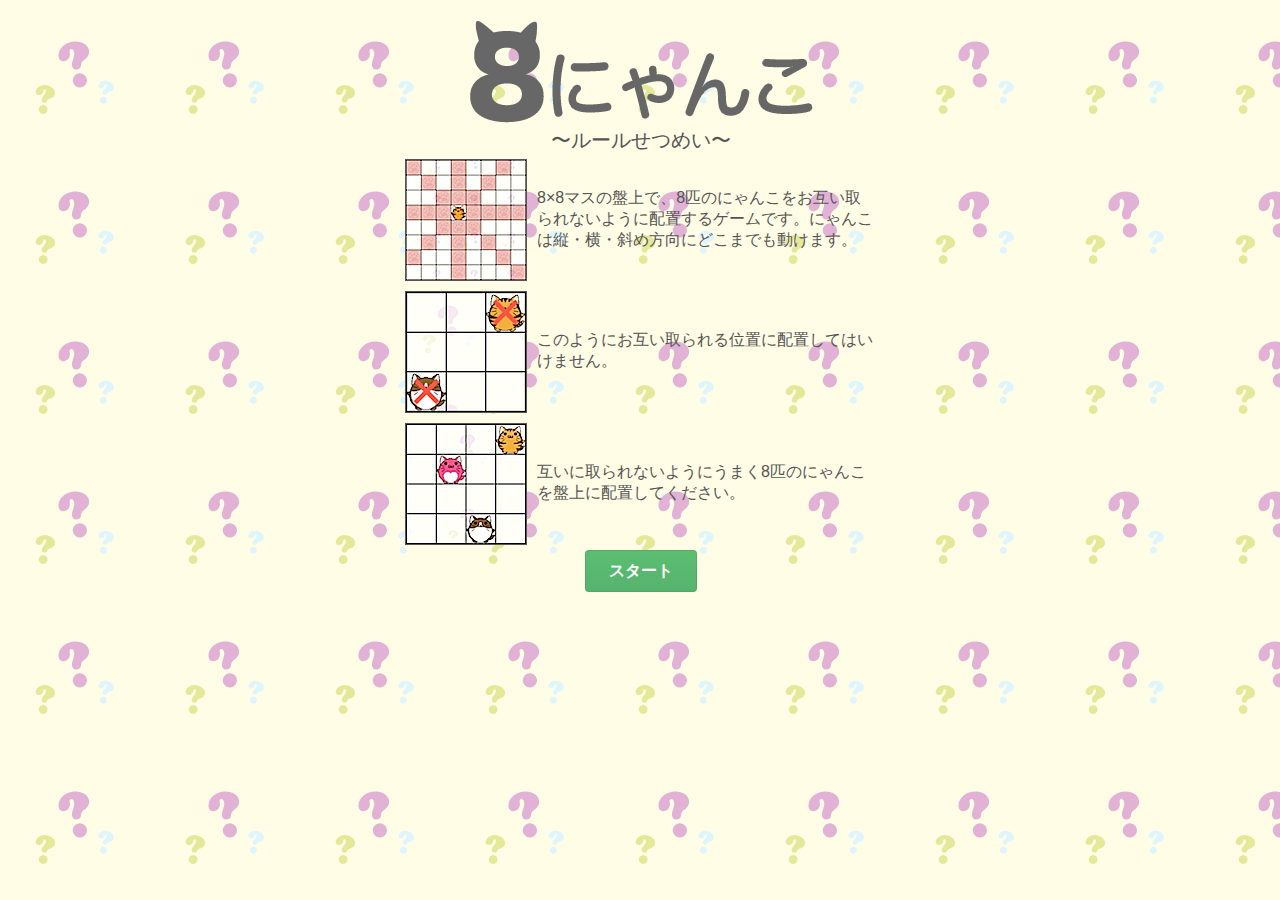
<file: dest/html/index.html>
<!DOCTYPE html>
<html lang="ja">
  <head>
    <title></title>
    <meta charset="utf-8">
    <meta name="viewport" content="width=device-width,initial-scale=1.0,maximum-scale=1.0,user-scalable=no">
    <link rel="stylesheet" href="../css/semantic.min.css">
    <link rel="stylesheet" href="../css/style.css">
  </head>
  <body>
    <div id="game">
      <div id="intro" class="overlay">
        <div class="title"></div>
        <div class="caption">〜ルールせつめい〜</div>
        <div class="description">
          <div id="fig1" class="fig"></div>
          <div class="statement">8×8マスの盤上で、8匹のにゃんこをお互い取られないように配置するゲームです。にゃんこは縦・横・斜め方向にどこまでも動けます。</div>
          <div class="clear"></div>
          <div id="fig2" class="fig"></div>
          <div class="statement">このようにお互い取られる位置に配置してはいけません。</div>
          <div class="clear"></div>
          <div id="fig3" class="fig"></div>
          <div class="statement">互いに取られないようにうまく8匹のにゃんこを盤上に配置してください。</div>
          <div class="clear"></div>
        </div>
        <div id="startbutton" class="ui green button">スタート</div>
      </div>
      <div id="message" class="overlay">
        <div class="messagelabel"></div>
        <div id="backbutton" class="ui red button">戻る</div>
      </div>
      <div id="main">
        <div id="header">
          <div id="countimage"></div>
          <div id="countlabel"></div>
          <div id="timelabel"></div>
          <div class="clear"></div>
        </div>
        <div id="field">
          <div class="row">
            <div class="block"></div>
            <div class="block"></div>
            <div class="block"></div>
            <div class="block"></div>
            <div class="block"></div>
            <div class="block"></div>
            <div class="block"></div>
            <div class="block"></div>
          </div>
          <div class="row">
            <div class="block"></div>
            <div class="block"></div>
            <div class="block"></div>
            <div class="block"></div>
            <div class="block"></div>
            <div class="block"></div>
            <div class="block"></div>
            <div class="block"></div>
          </div>
          <div class="row">
            <div class="block"></div>
            <div class="block"></div>
            <div class="block"></div>
            <div class="block"></div>
            <div class="block"></div>
            <div class="block"></div>
            <div class="block"></div>
            <div class="block"></div>
          </div>
          <div class="row">
            <div class="block"></div>
            <div class="block"></div>
            <div class="block"></div>
            <div class="block"></div>
            <div class="block"></div>
            <div class="block"></div>
            <div class="block"></div>
            <div class="block"></div>
          </div>
          <div class="row">
            <div class="block"></div>
            <div class="block"></div>
            <div class="block"></div>
            <div class="block"></div>
            <div class="block"></div>
            <div class="block"></div>
            <div class="block"></div>
            <div class="block"></div>
          </div>
          <div class="row">
            <div class="block"></div>
            <div class="block"></div>
            <div class="block"></div>
            <div class="block"></div>
            <div class="block"></div>
            <div class="block"></div>
            <div class="block"></div>
            <div class="block"></div>
          </div>
          <div class="row">
            <div class="block"></div>
            <div class="block"></div>
            <div class="block"></div>
            <div class="block"></div>
            <div class="block"></div>
            <div class="block"></div>
            <div class="block"></div>
            <div class="block"></div>
          </div>
          <div class="row">
            <div class="block"></div>
            <div class="block"></div>
            <div class="block"></div>
            <div class="block"></div>
            <div class="block"></div>
            <div class="block"></div>
            <div class="block"></div>
            <div class="block"></div>
          </div>
        </div>
        <div id="buttonarea">
          <div id="resetbutton" class="ui small red button">リセット</div>
          <div id="judgebutton" class="ui small purple button disabled">判定</div>
          <div id="guidebutton" class="ui small blue button">ガイドON</div>
        </div>
        <div id="buttonarea2">
          <div id="titlebutton" class="ui green button">タイトル</div>
        </div>
      </div>
    </div>
    <script src="../js/jquery-2.0.3.min.js"></script>
    <script src="../js/semantic.min.js"></script>
    <script src="../js/main.js"></script>
  </body>
</html>
</file>
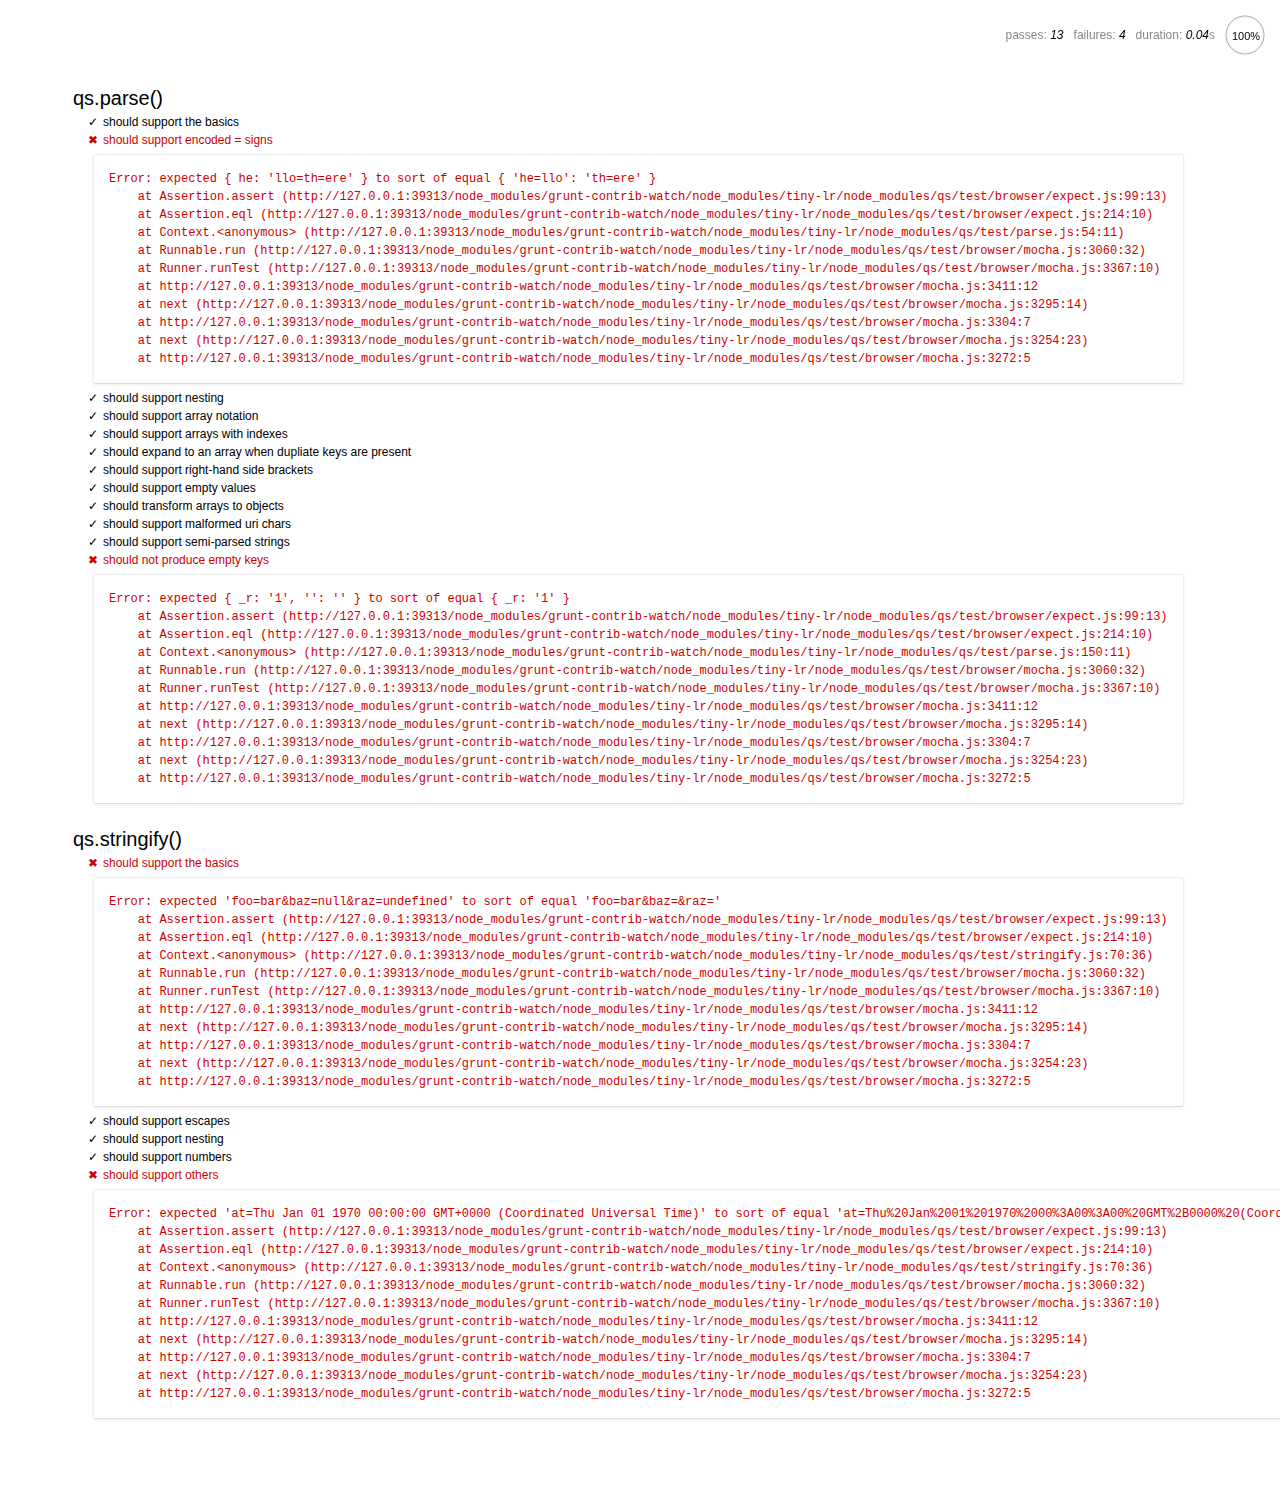
<file: node_modules/grunt-contrib-watch/node_modules/tiny-lr/node_modules/qs/test/browser/index.html>
<html>
  <head>
    <title>Mocha</title>
    <meta http-equiv="Content-Type" content="text/html; charset=UTF-8">
    <link rel="stylesheet" href="mocha.css" />
    <script src="jquery.js" type="text/javascript"></script>
    <script src="expect.js"></script>
    <script src="mocha.js"></script>
    <script>mocha.setup('bdd')</script>
    <script src="qs.js"></script>
    <script src="../parse.js"></script>
    <script src="../stringify.js"></script>
    <script>onload = mocha.run;</script>
  </head>
  <body>
    <div id="mocha"></div>
  </body>
</html>
</file>
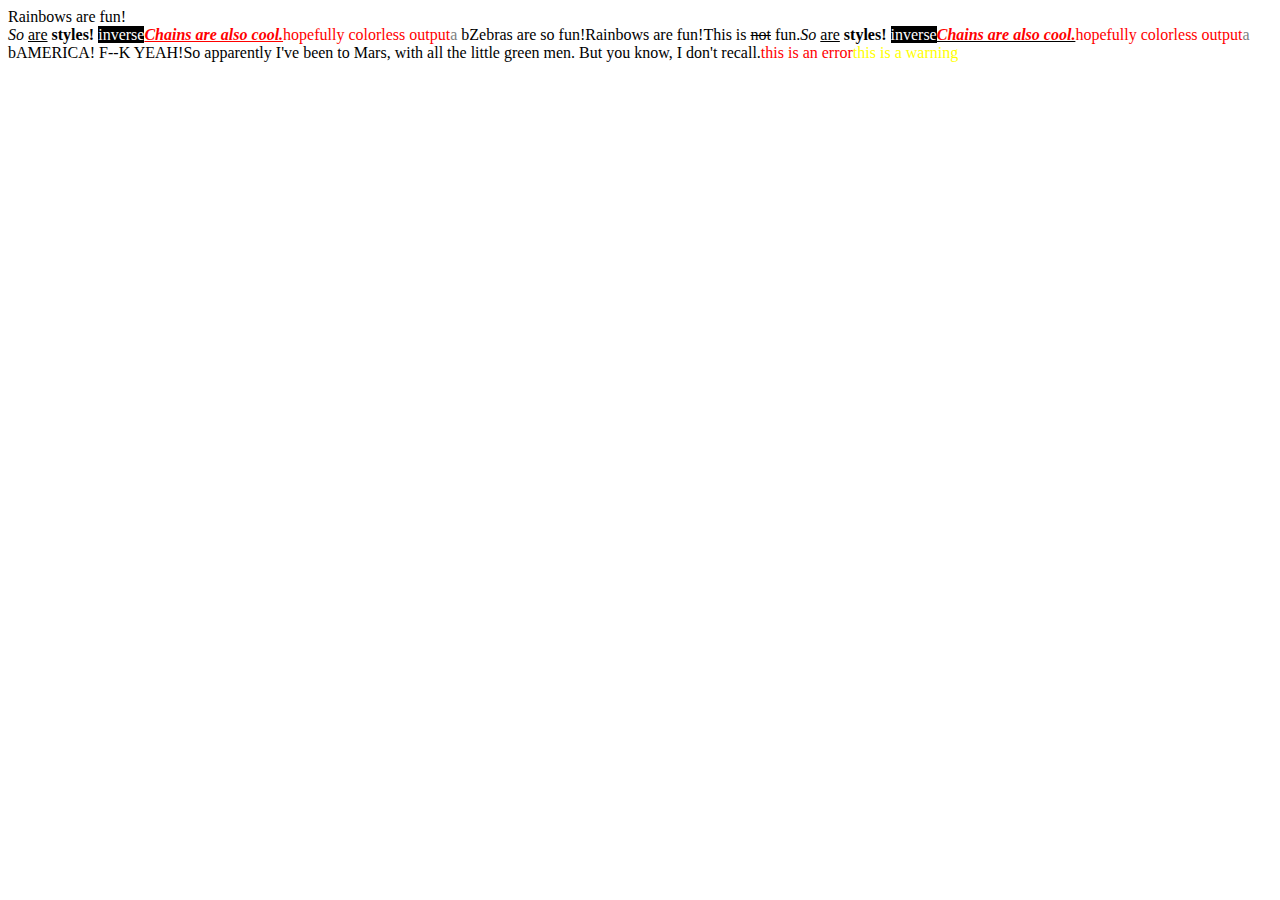
<file: node_modules/grunt/node_modules/colors/example.html>
<!DOCTYPE HTML>
<html lang="en-us">
  <head>
    <meta http-equiv="Content-type" content="text/html; charset=utf-8">
    <title>Colors Example</title>
    <script src="colors.js"></script>
  </head>
  <body>
    <script>

    var test = colors.red("hopefully colorless output");

    document.write('Rainbows are fun!'.rainbow + '<br/>');
    document.write('So '.italic + 'are'.underline + ' styles! '.bold + 'inverse'.inverse); // styles not widely supported
    document.write('Chains are also cool.'.bold.italic.underline.red); // styles not widely supported
    //document.write('zalgo time!'.zalgo);
    document.write(test.stripColors);
    document.write("a".grey + " b".black);

    document.write("Zebras are so fun!".zebra);

    document.write(colors.rainbow('Rainbows are fun!'));
    document.write("This is " + "not".strikethrough + " fun.");

    document.write(colors.italic('So ') + colors.underline('are') + colors.bold(' styles! ') + colors.inverse('inverse')); // styles not widely supported
    document.write(colors.bold(colors.italic(colors.underline(colors.red('Chains are also cool.'))))); // styles not widely supported
    //document.write(colors.zalgo('zalgo time!'));
    document.write(colors.stripColors(test));
    document.write(colors.grey("a") + colors.black(" b"));

    colors.addSequencer("america", function(letter, i, exploded) {
      if(letter === " ") return letter;
      switch(i%3) {
        case 0: return letter.red;
        case 1: return letter.white;
        case 2: return letter.blue;
      }
    });

    colors.addSequencer("random", (function() {
      var available = ['bold', 'underline', 'italic', 'inverse', 'grey', 'yellow', 'red', 'green', 'blue', 'white', 'cyan', 'magenta'];

      return function(letter, i, exploded) {
        return letter === " " ? letter : letter[available[Math.round(Math.random() * (available.length - 1))]];
      };
    })());

    document.write("AMERICA! F--K YEAH!".america);
    document.write("So apparently I've been to Mars, with all the little green men. But you know, I don't recall.".random);

    //
    // Custom themes
    //

    colors.setTheme({
      silly: 'rainbow',
      input: 'grey',
      verbose: 'cyan',
      prompt: 'grey',
      info: 'green',
      data: 'grey',
      help: 'cyan',
      warn: 'yellow',
      debug: 'blue',
      error: 'red'
    });

    // outputs red text
    document.write("this is an error".error);

    // outputs yellow text
    document.write("this is a warning".warn);

    </script>
  </body>
</html>
</file>
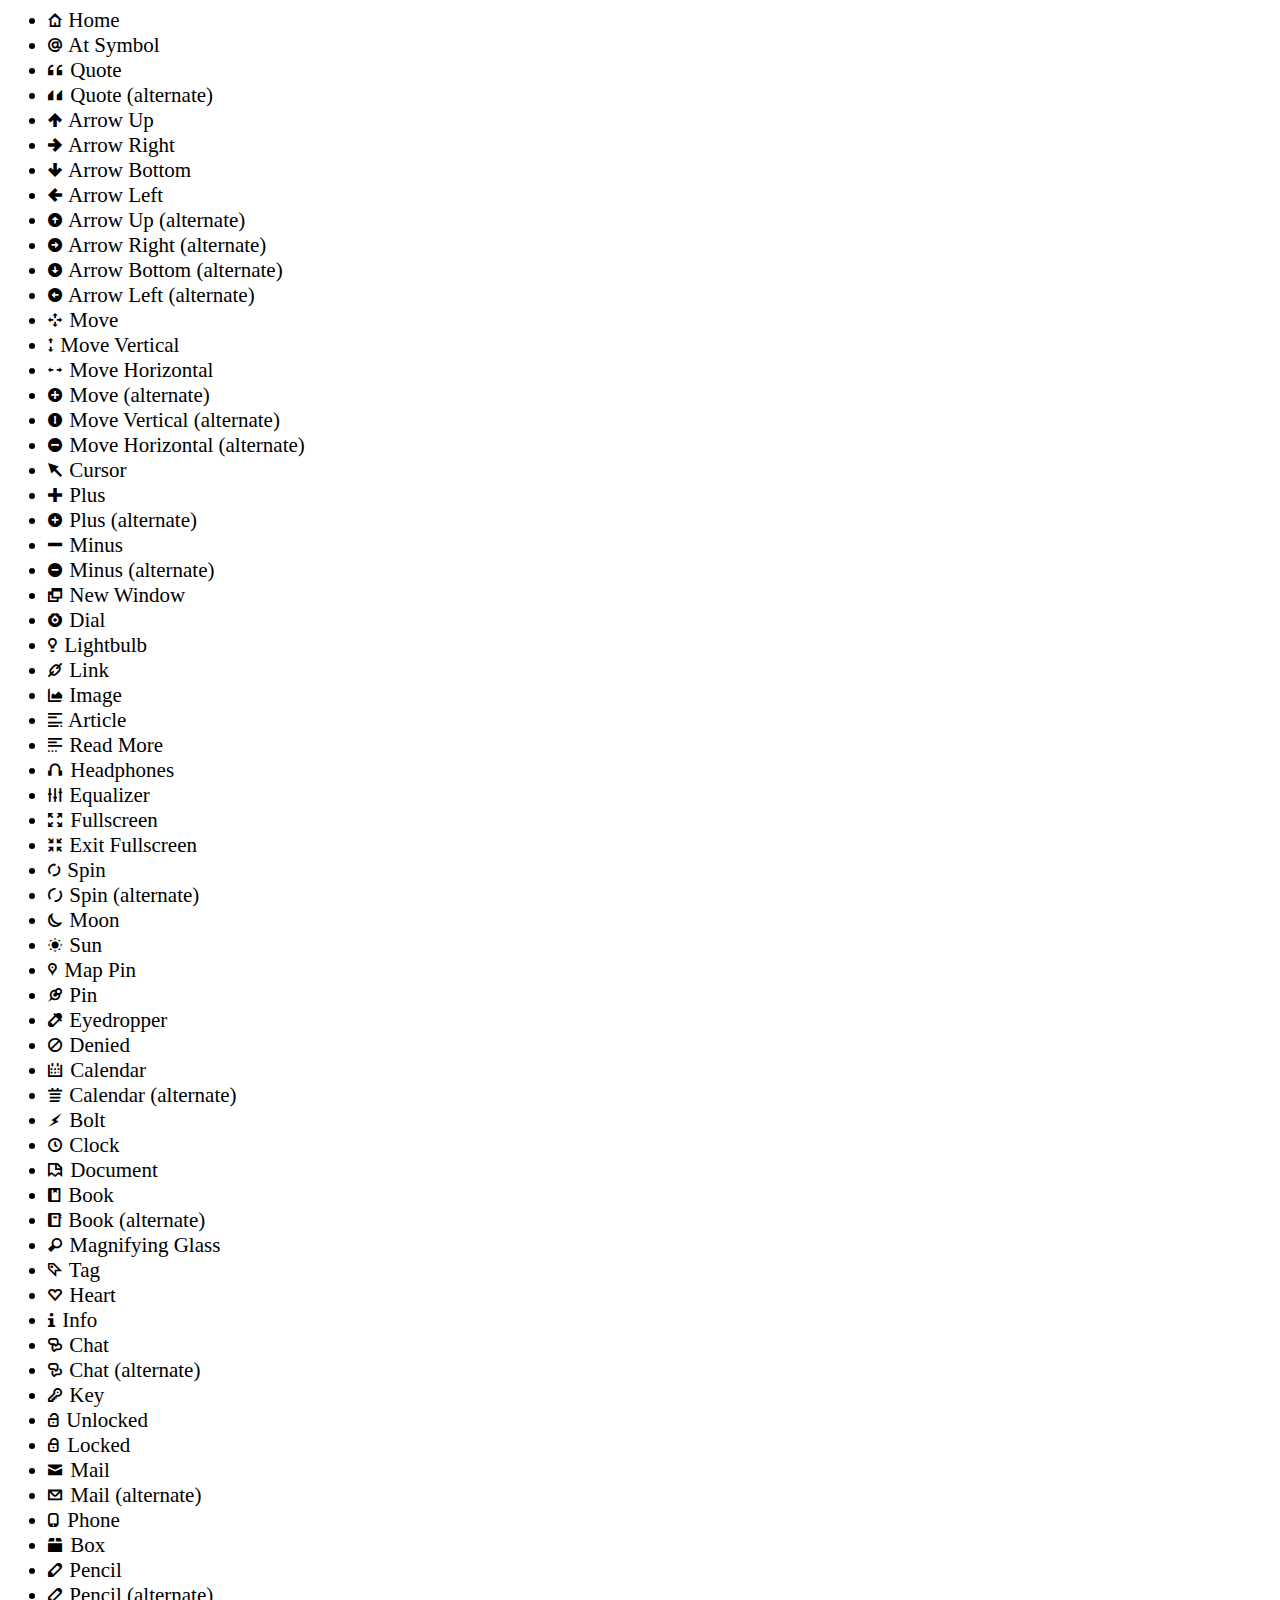
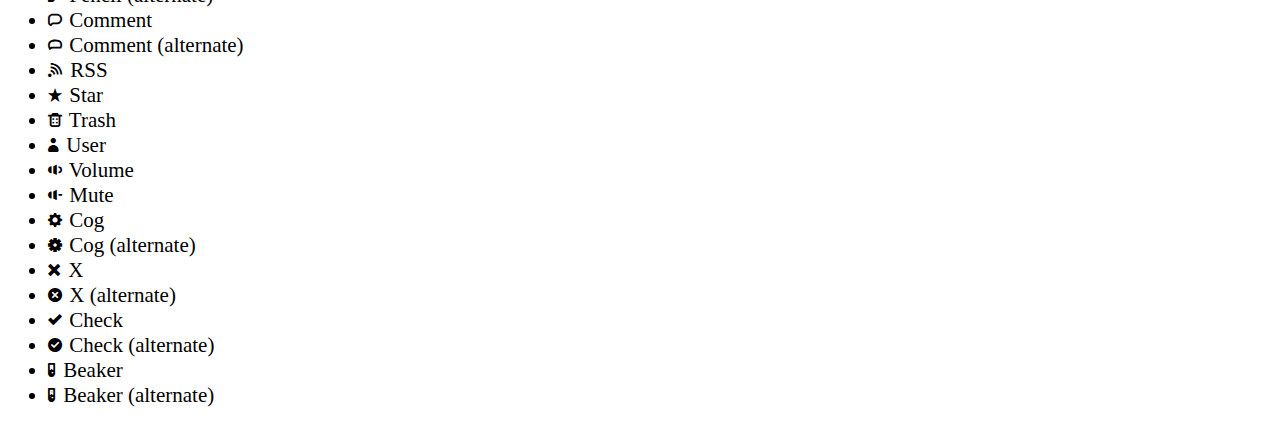
<file: node_modules/grunt-contrib-stylus/node_modules/nib/iconic/demo.html>
<html>
<head>
<link rel="stylesheet" href="iconic.css" type="text/css" media="screen" title="no title" charset="utf-8">

<style>
	body {
		font-size:21px;
	}
</style>
</head>
<body>
<ul>	
<li><a name='home' class='iconic home'></a> Home</li>
<li><a name='at' class='iconic at'></a> At Symbol</li>
<li><a name='quote' class='iconic quote'></a> Quote</li>
<li><a name='quote-alt' class='iconic quote-alt'></a> Quote (alternate)</li>
<li><a name='arrow-up' class='iconic arrow-up'></a> Arrow Up</li>
<li><a name='arrow-right' class='iconic arrow-right'></a> Arrow Right</li>
<li><a name='arrow-bottom' class='iconic arrow-bottom'></a> Arrow Bottom</li>
<li><a name='arrow-left' class='iconic arrow-left'></a> Arrow Left</li>
<li><a name='arrow-up-alt' class='iconic arrow-up-alt'></a> Arrow Up (alternate)</li>
<li><a name='arrow-right-alt' class='iconic arrow-right-alt'></a> Arrow Right (alternate)</li>
<li><a name='arrow-bottom-alt' class='iconic arrow-bottom-alt'></a> Arrow Bottom (alternate)</li>
<li><a name='arrow-left-alt' class='iconic arrow-left-alt'></a> Arrow Left (alternate)</li>
<li><a name='move' class='iconic move'></a> Move</li>
<li><a name='move-vertical' class='iconic move-vertical'></a> Move Vertical</li>
<li><a name='move-horizontal' class='iconic move-horizontal'></a> Move Horizontal</li>
<li><a name='move-alt' class='iconic move-alt'></a> Move (alternate)</li>
<li><a name='move-vertical-alt' class='iconic move-vertical-alt'></a> Move Vertical (alternate)</li>
<li><a name='move-horizontal-alt' class='iconic move-horizontal-alt'></a> Move Horizontal (alternate)</li>
<li><a name='cursor' class='iconic cursor'></a> Cursor</li>
<li><a name='plus' class='iconic plus'></a> Plus</li>
<li><a name='plus-alt' class='iconic plus-alt'></a> Plus (alternate)</li>
<li><a name='minus' class='iconic minus'></a> Minus</li>
<li><a name='minus-alt' class='iconic minus-alt'></a> Minus (alternate)</li>
<li><a name='new-window' class='iconic new-window'></a> New Window</li>
<li><a name='dial' class='iconic dial'></a> Dial</li>
<li><a name='lightbulb' class='iconic lightbulb'></a> Lightbulb</li>
<li><a name='link' class='iconic link'></a> Link</li>
<li><a name='image' class='iconic image'></a> Image</li>
<li><a name='article' class='iconic article'></a> Article</li>
<li><a name='read-more' class='iconic read-more'></a> Read More</li>
<li><a name='headphones' class='iconic headphones'></a> Headphones</li>
<li><a name='equalizer' class='iconic equalizer'></a> Equalizer</li>
<li><a name='fullscreen' class='iconic fullscreen'></a> Fullscreen</li>
<li><a name='exit-fullscreen' class='iconic exit-fullscreen'></a> Exit Fullscreen</li>
<li><a name='spin' class='iconic spin'></a> Spin</li>
<li><a name='spin-alt' class='iconic spin-alt'></a> Spin (alternate)</li>
<li><a name='moon' class='iconic moon'></a> Moon</li>
<li><a name='sun' class='iconic sun'></a> Sun</li>
<li><a name='map-pin' class='iconic map-pin'></a> Map Pin</li>
<li><a name='pin' class='iconic pin'></a> Pin</li>
<li><a name='eyedropper' class='iconic eyedropper'></a> Eyedropper</li>
<li><a name='denied' class='iconic denied'></a> Denied</li>
<li><a name='calendar' class='iconic calendar'></a> Calendar</li>
<li><a name='calendar-alt' class='iconic calendar-alt'></a> Calendar (alternate)</li>
<li><a name='bolt' class='iconic bolt'></a> Bolt</li>
<li><a name='clock' class='iconic clock'></a> Clock</li>
<li><a name='document' class='iconic document'></a> Document</li>
<li><a name='book' class='iconic book'></a> Book</li>
<li><a name='book-alt' class='iconic book-alt'></a> Book (alternate)</li>
<li><a name='magnifying-glass' class='iconic magnifying-glass'></a> Magnifying Glass</li>
<li><a name='tag' class='iconic tag'></a> Tag</li>
<li><a name='heart' class='iconic heart'></a> Heart</li>
<li><a name='info' class='iconic info'></a> Info</li>
<li><a name='chat' class='iconic chat'></a> Chat</li>
<li><a name='chat-alt' class='iconic chat-alt'></a> Chat (alternate)</li>
<li><a name='key' class='iconic key'></a> Key</li>
<li><a name='unlocked' class='iconic unlocked'></a> Unlocked</li>
<li><a name='locked' class='iconic locked'></a> Locked</li>
<li><a name='mail' class='iconic mail'></a> Mail</li>
<li><a name='mail' class='iconic mail-alt'></a> Mail (alternate)</li>
<li><a name='phone' class='iconic phone'></a> Phone</li>
<li><a name='box' class='iconic box'></a> Box</li>
<li><a name='pencil' class='iconic pencil'></a> Pencil</li>
<li><a name='pencil-alt' class='iconic pencil-alt'></a> Pencil (alternate)</li>
<li><a name='comment' class='iconic comment'></a> Comment</li>
<li><a name='comment' class='iconic comment-alt'></a> Comment (alternate)</li>
<li><a name='rss' class='iconic rss'></a> RSS</li>
<li><a name='star' class='iconic star'></a> Star</li>
<li><a name='trash' class='iconic trash'></a> Trash</li>
<li><a name='user' class='iconic user'></a> User</li>
<li><a name='volume' class='iconic volume'></a> Volume</li>
<li><a name='mute' class='iconic mute'></a> Mute</li>
<li><a name='cog' class='iconic cog'></a> Cog</li>
<li><a name='cog-alt' class='iconic cog-alt'></a> Cog (alternate)</li>
<li><a name='x' class='iconic x'></a> X</li>
<li><a name='x' class='iconic x-alt'></a> X (alternate)</li>
<li><a name='check' class='iconic check'></a> Check</li>
<li><a name='check-alt' class='iconic check-alt'></a> Check (alternate)</li>
<li><a name='beaker' class='iconic beaker'></a> Beaker</li>
<li><a name='beaker-alt' class='iconic beaker-alt'></a> Beaker (alternate)</li>
</ul>
</body>
</html>
</file>
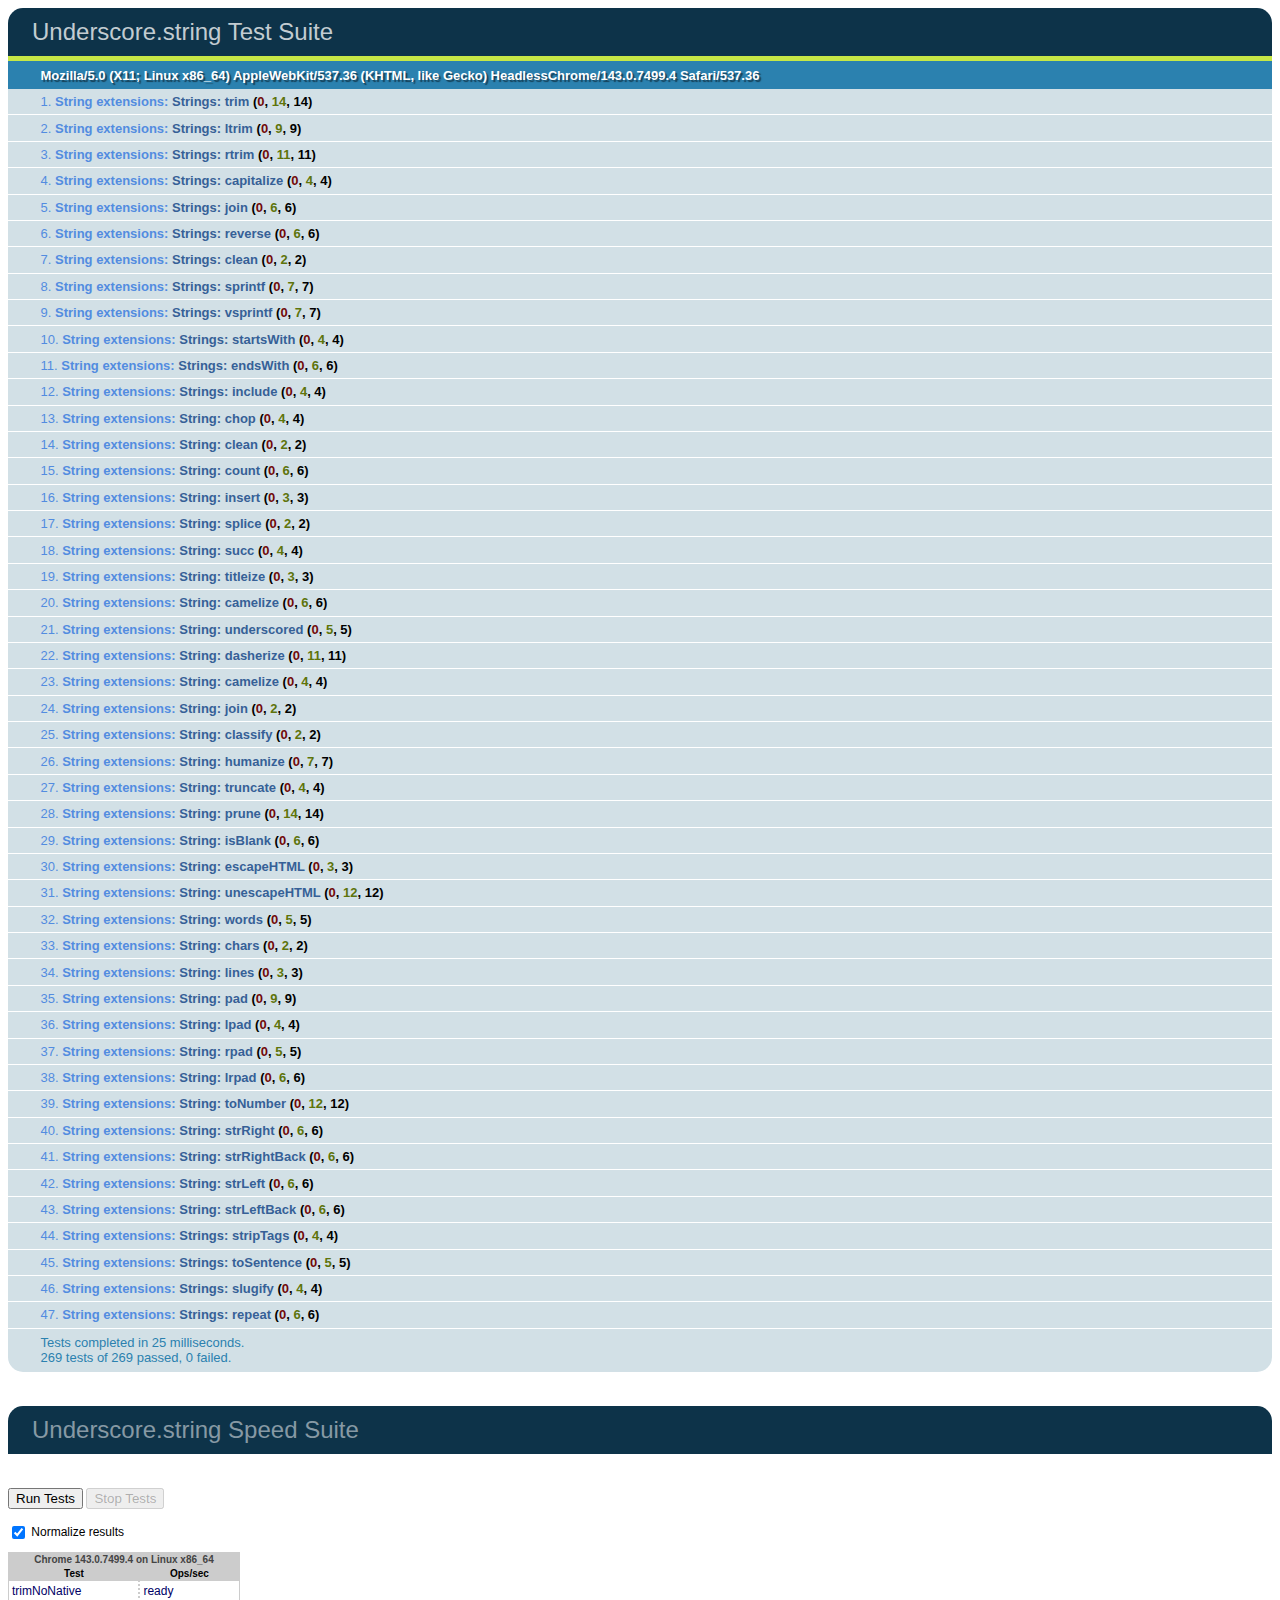
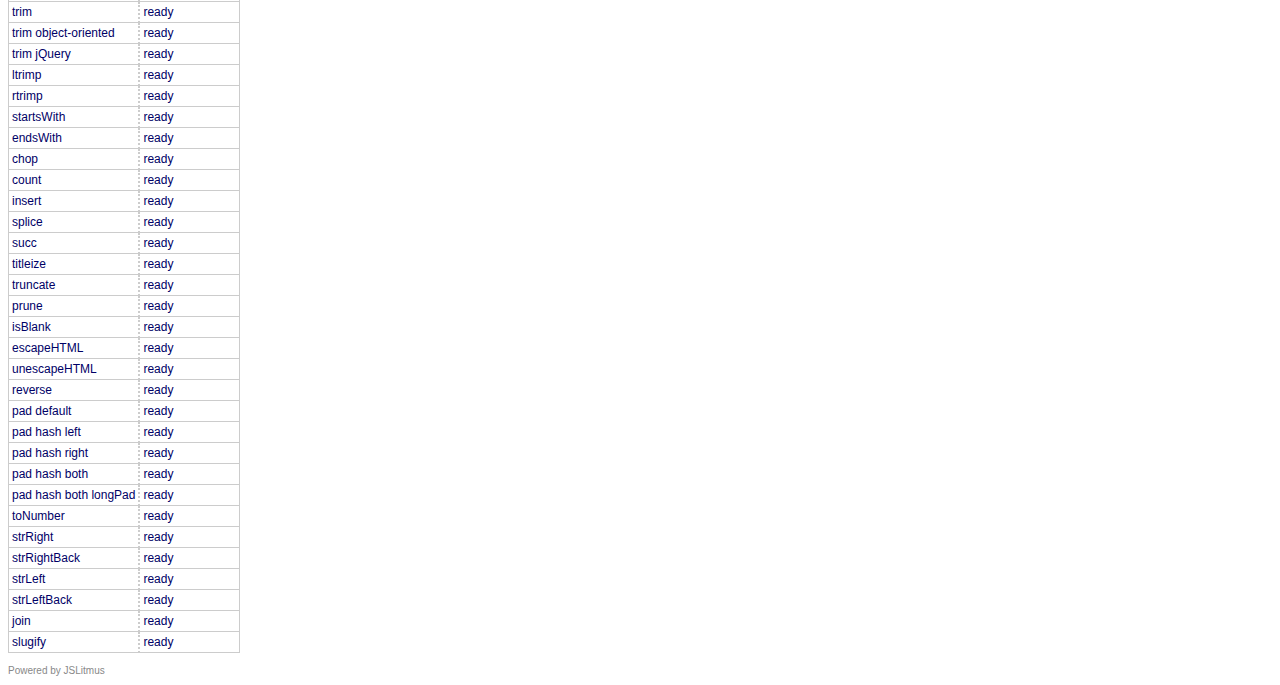
<file: node_modules/grunt/node_modules/underscore.string/test/test.html>
<!DOCTYPE HTML>
<html>
<head>
  <meta charset="utf-8">
  <title>Underscore.strings Test Suite</title>
  <link rel="stylesheet" href="test_underscore/vendor/qunit.css" type="text/css" media="screen" />
  <script type="text/javascript" src="test_underscore/vendor/jquery.js"></script>
  <script type="text/javascript" src="test_underscore/vendor/qunit.js"></script>
  <script type="text/javascript" src="test_underscore/vendor/jslitmus.js"></script>
  <script type="text/javascript" src="underscore.js"></script>
  <script type="text/javascript" src="../lib/underscore.string.js"></script>
  <script type="text/javascript" src="strings.js"></script>
  <script type="text/javascript" src="speed.js"></script>
</head>
<body>
  <h1 id="qunit-header">Underscore.string Test Suite</h1>
  <h2 id="qunit-banner"></h2>
  <h2 id="qunit-userAgent"></h2>
  <ol id="qunit-tests"></ol>
  <br />
  <h1 class="qunit-header">Underscore.string Speed Suite</h1>
  <!-- <h2 class="qunit-userAgent">
    A representative sample of the functions are benchmarked here, to provide
    a sense of how fast they might run in different browsers.
    Each iteration runs on an array of 1000 elements.<br /><br />
    For example, the 'intersect' test measures the number of times you can
    find the intersection of two thousand-element arrays in one second.
  </h2> -->
  <br />
</body>
</html>
</file>
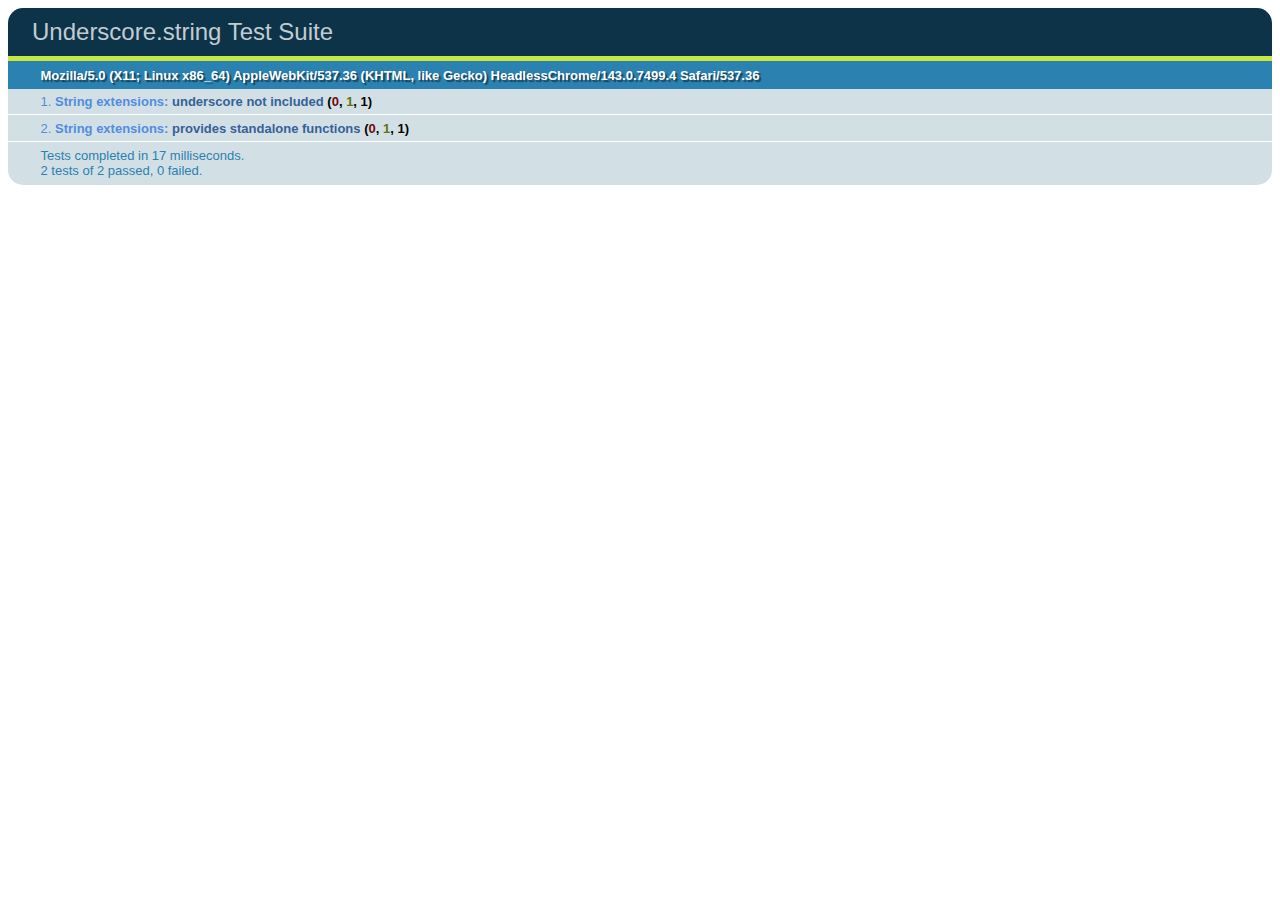
<file: node_modules/grunt/node_modules/underscore.string/test/test_standalone.html>
<!DOCTYPE HTML>
<html>
<head>
  <title>Underscore.strings Test Suite</title>
  <link rel="stylesheet" href="test_underscore/vendor/qunit.css" type="text/css" media="screen" />
  <script type="text/javascript" src="test_underscore/vendor/jquery.js"></script>
  <script type="text/javascript" src="test_underscore/vendor/qunit.js"></script>
  <script type="text/javascript" src="../lib/underscore.string.js"></script>
  <script type="text/javascript" src="strings_standalone.js"></script>

</head>
<body>
  <h1 id="qunit-header">Underscore.string Test Suite</h1>
  <h2 id="qunit-banner"></h2>
  <h2 id="qunit-userAgent"></h2>
  <ol id="qunit-tests"></ol>
</body>
</html>
</file>
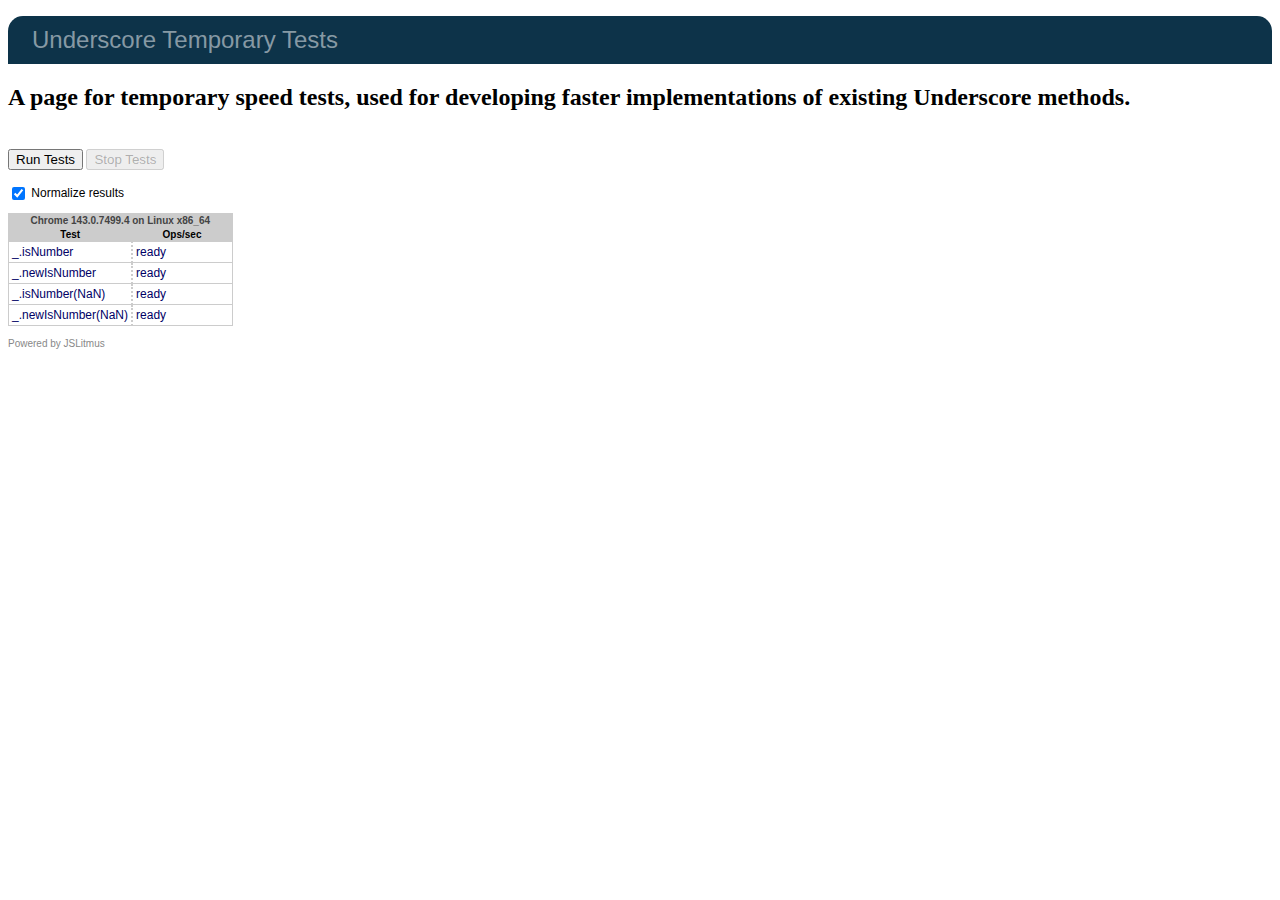
<file: node_modules/grunt/node_modules/underscore.string/test/test_underscore/temp_tests.html>
<!DOCTYPE HTML>
<html>
<head>
  <title>Underscore Temporary Tests</title>
  <link rel="stylesheet" href="vendor/qunit.css" type="text/css" media="screen" />
  <script type="text/javascript" src="vendor/jquery.js"></script>
  <script type="text/javascript" src="vendor/jslitmus.js"></script>
  <script type="text/javascript" src="../underscore.js"></script>
  <script type="text/javascript" src="temp.js"></script>
</head>
<body>
  <h1 class="qunit-header">Underscore Temporary Tests</h1>
  <h2 class="qunit-userAgent">
    A page for temporary speed tests, used for developing faster implementations
    of existing Underscore methods.
  </h2>
  <br />
</body>
</html>
</file>
<file: dest/css/style.css>
body {
  background-image: url("../images/background2.png");
  font-family: sans-serif;
  padding: 0;
  margin: 0;
  text-align: center;
  color: #555;
}
body #game {
  position: relative;
  width: 480px;
  height: 100%;
  margin: 0 auto;
  padding: 15px;
  text-align: center;
}
body #game #header #countimage {
  width: 30px;
  height: 30px;
  background-image: url("../images/cat8.png");
  background-size: contain;
  float: left;
}
body #game #header #countlabel {
  font-size: x-large;
  float: left;
}
body #game #header #timelabel {
  font-size: x-large;
  float: right;
}
body #game .overlay {
  position: absolute;
  width: 482px;
  height: 100%;
  z-index: 2;
}
body #game #intro .title {
  width: 354px;
  height: 112px;
  margin: 0 auto;
  background-image: url("../images/title.png");
}
body #game #intro .caption {
  font-size: 1.25rem;
}
body #game #intro .description .fig {
  float: left;
  margin: 5px;
  width: 120px;
  height: 120px;
  background-size: contain;
  border: solid;
  border-width: 1px;
}
body #game #intro .description #fig1 {
  background-image: url("../images/fig1.png");
}
body #game #intro .description #fig2 {
  background-image: url("../images/fig2.png");
}
body #game #intro .description #fig3 {
  background-image: url("../images/fig3.png");
}
body #game #intro .description .statement {
  text-align: left;
  display: table-cell;
  height: 120px;
  padding: 5px;
  vertical-align: middle;
}
body #game #message {
  background-color: rgba(0,0,0,0.75);
  color: #fff;
  width: 70%;
  height: 50%;
  margin: 0 15%;
  top: 25%;
}
body #game #message .messagelabel {
  font-size: x-large;
  margin-top: 50px;
}
body #game #message #backbutton {
  position: absolute;
  left: 40%;
  bottom: 30px;
}
body #game #field {
  width: 480px;
  height: 480px;
  background-image: url("../images/field.png");
  background-size: contain;
  padding: 1px;
  margin-bottom: 5px;
}
body #game #field .row {
  width: 480px;
  height: 60px;
}
body #game #field .row .block {
  position: relative;
  margin: 1px;
  width: 58px;
  height: 58px;
  background-color: rgba(255,255,255,0.75);
  float: left;
}
body #game #field .row .block .guide {
  position: absolute;
  width: 100%;
  height: 100%;
  background-image: url("../images/guide.png");
  background-size: contain;
  z-index: 1;
}
body #game #field .row .block .mark {
  position: absolute;
  width: 100%;
  height: 100%;
  background-image: url("../images/batsu.png");
  background-size: contain;
  z-index: 2;
}
body #game #field .row .block.active {
  background-size: contain;
}
body #game #field .row .block.active.cat0 {
  background-image: url("../images/cat0.png");
}
body #game #field .row .block.active.cat1 {
  background-image: url("../images/cat1.png");
}
body #game #field .row .block.active.cat2 {
  background-image: url("../images/cat2.png");
}
body #game #field .row .block.active.cat3 {
  background-image: url("../images/cat3.png");
}
body #game #field .row .block.active.cat4 {
  background-image: url("../images/cat4.png");
}
body #game #field .row .block.active.cat5 {
  background-image: url("../images/cat5.png");
}
body #game #field .row .block.active.cat6 {
  background-image: url("../images/cat6.png");
}
body #game #field .row .block.active.cat7 {
  background-image: url("../images/cat7.png");
}
body #game #buttonarea {
  text-align: center;
}
body #game #buttonarea .button {
  width: 156px;
  font-size: 0.75rem;
}
body #game #buttonarea .button.purple {
  background-color: #685f93 !important;
}
body #game #buttonarea .button.purple:hover {
  background-color: #403971 !important;
}
body #game #buttonarea .button.purple.disabled {
  background-color: #9b94b8 !important;
}
body #game #buttonarea2 {
  margin-top: 5px;
  text-align: center;
}
body #game #buttonarea2 .button {
  width: 156px;
  font-size: 0.75rem;
}
.clear {
  clear: both;
}
@media screen and (-ms-view-state: fullscreen-landscape) {
}
@media screen and (-ms-view-state: filled) {
}
@media screen and (-ms-view-state: snapped) {
}
@media screen and (-ms-view-state: fullscreen-portrait) {
}
</file>
<file: node_modules/grunt-contrib-watch/node_modules/tiny-lr/node_modules/qs/test/browser/mocha.css>
body {
  font: 20px/1.5 "Helvetica Neue", Helvetica, Arial, sans-serif;
  padding: 60px 50px;
}

#mocha h1, h2 {
  margin: 0;
}

#mocha h1 {
  margin-top: 15px;
  font-size: 1em;
  font-weight: 200;
}

#mocha .suite .suite h1 {
  margin-top: 0;
  font-size: .8em;
}

#mocha h2 {
  font-size: 12px;
  font-weight: normal;
  cursor: pointer;
}

#mocha .suite {
  margin-left: 15px;
}

#mocha .test {
  margin-left: 15px;
}

#mocha .test:hover h2::after {
  position: relative;
  top: 0;
  right: -10px;
  content: '(view source)';
  font-size: 12px;
  font-family: arial;
  color: #888;
}

#mocha .test.pending:hover h2::after {
  content: '(pending)';
  font-family: arial;
}

#mocha .test.pass.medium .duration {
  background: #C09853;
}

#mocha .test.pass.slow .duration {
  background: #B94A48;
}

#mocha .test.pass::before {
  content: '✓';
  font-size: 12px;
  display: block;
  float: left;
  margin-right: 5px;
}

#mocha .test.pass .duration {
  font-size: 9px;
  margin-left: 5px;
  padding: 2px 5px;
  color: white;
  -webkit-box-shadow: inset 0 1px 1px rgba(0,0,0,.2);
  -moz-box-shadow: inset 0 1px 1px rgba(0,0,0,.2);
  box-shadow: inset 0 1px 1px rgba(0,0,0,.2);
  -webkit-border-radius: 5px;
  -moz-border-radius: 5px;
  -ms-border-radius: 5px;
  -o-border-radius: 5px;
  border-radius: 5px;
}

#mocha .test.pass.fast .duration {
  display: none;
}

#mocha .test.pending {
  color: #0b97c4;
}

#mocha .test.pending::before {
  content: '◦';
  color: #0b97c4;
}

#mocha .test.fail {
  color: #c00;
}

#mocha .test.fail pre {
  color: black;
}

#mocha .test.fail::before {
  content: '✖';
  font-size: 12px;
  display: block;
  float: left;
  margin-right: 5px;
  color: #c00;
}

#mocha .test pre.error {
  color: #c00;
}

#mocha .test pre {
  display: inline-block;
  font: 12px/1.5 monaco, monospace;
  margin: 5px;
  padding: 15px;
  border: 1px solid #eee;
  border-bottom-color: #ddd;
  -webkit-border-radius: 3px;
  -webkit-box-shadow: 0 1px 3px #eee;
}

#error {
  color: #c00;
  font-size: 1.5  em;
  font-weight: 100;
  letter-spacing: 1px;
}

#stats {
  position: fixed;
  top: 15px;
  right: 10px;
  font-size: 12px;
  margin: 0;
  color: #888;
}

#stats .progress {
  float: right;
  padding-top: 0;
}

#stats em {
  color: black;
}

#stats li {
  display: inline-block;
  margin: 0 5px;
  list-style: none;
  padding-top: 11px;
}

code .comment { color: #ddd }
code .init { color: #2F6FAD }
code .string { color: #5890AD }
code .keyword { color: #8A6343 }
code .number { color: #2F6FAD }
</file>
<file: node_modules/grunt-contrib-stylus/node_modules/nib/iconic/iconic.css>
@font-face {
  font-family: 'IconicStroke';
    src: url("iconic_stroke.eot");
    src: local('IconicStroke'),
       url("iconic_stroke.svg#iconic") format('svg'),
	   url("iconic_stroke.otf") format('opentype');
}

.iconic {
	color:inherit;
	font-family: "IconicStroke";
}

a.iconic:hover {
	color:inherit;
}

.iconic.home:before { content: '!'; }
.iconic.at:before { content: "@"; }
.iconic.quote:before { content: '"'; }
.iconic.quote-alt:before { content: "'"; }
.iconic.arrow-up:before { content: "3"; }
.iconic.arrow-right:before { content: "4"; }
.iconic.arrow-bottom:before { content: "5"; }
.iconic.arrow-left:before { content: "6"; }
.iconic.arrow-up-alt:before { content: "#"; }
.iconic.arrow-right-alt:before { content: "$"; }
.iconic.arrow-bottom-alt:before { content: "%"; }
.iconic.arrow-left-alt:before { content: "^"; }
.iconic.move:before { content: "9"; }
.iconic.move-vertical:before { content: "8"; }
.iconic.move-horizontal:before { content: "7"; }
.iconic.move-alt:before { content: "("; }
.iconic.move-vertical-alt:before { content: "*"; }
.iconic.move-horizontal-alt:before { content: "&"; }
.iconic.cursor:before { content: ")"; }
.iconic.plus:before { content: "+"; }
.iconic.plus-alt:before { content: "="; }
.iconic.minus:before { content: "-"; }
.iconic.minus-alt:before { content: "_"; }
.iconic.new-window:before { content: "1"; }
.iconic.dial:before { content: "2"; }
.iconic.lightbulb:before { content: "0"; }
.iconic.link:before { content: "/"; }
.iconic.image:before { content: "?"; }
.iconic.article:before { content: ">"; }
.iconic.read-more:before { content: "."; }
.iconic.headphones:before { content: ","; }
.iconic.equalizer:before { content: "<"; }
.iconic.fullscreen:before { content: ":"; }
.iconic.exit-fullscreen:before { content: ";"; }
.iconic.spin:before { content: "["; }
.iconic.spin-alt:before { content: "{"; }
.iconic.moon:before { content: "]"; }
.iconic.sun:before { content: "}"; }
.iconic.map-pin:before { content: "\\"; }
.iconic.pin:before { content: "|"; }
.iconic.eyedropper:before { content: "~"; }
.iconic.denied:before { content: "`"; }
.iconic.calendar:before { content: "a"; }
.iconic.calendar-alt:before { content: "A"; }
.iconic.bolt:before { content: "b"; }
.iconic.clock:before { content: "c"; }
.iconic.document:before { content: "d"; }
.iconic.book:before { content: "e"; }
.iconic.book-alt:before { content: "E"; }
.iconic.magnifying-glass:before { content: "f"; }
.iconic.tag:before { content: "g"; }
.iconic.heart:before { content: "h"; }
.iconic.info:before { content: "i"; }
.iconic.chat:before { content: "j"; }
.iconic.chat-alt:before { content: "J"; }
.iconic.key:before { content: "k"; }
.iconic.unlocked:before { content: "l"; }
.iconic.locked:before { content: "L"; }
.iconic.mail:before { content: "m"; }
.iconic.mail-alt:before { content: "M"; }
.iconic.phone:before { content: "n"; }
.iconic.box:before { content: "o"; }
.iconic.pencil:before { content: "p"; }
.iconic.pencil-alt:before { content: "P"; }
.iconic.comment:before { content: "q"; }
.iconic.comment-alt:before { content: "Q"; }
.iconic.rss:before { content: "r"; }
.iconic.star:before { content: "s"; }
.iconic.trash:before { content: "t"; }
.iconic.user:before { content: "u"; }
.iconic.volume:before { content: "v"; }
.iconic.mute:before { content: "V"; }
.iconic.cog:before { content: "w"; }
.iconic.cog-alt:before { content: "W"; }
.iconic.x:before { content: "x"; }
.iconic.x-alt:before { content: "X"; }
.iconic.check:before { content: "y"; }
.iconic.check-alt:before { content: "Y"; }
.iconic.beaker:before { content: "z"; }
.iconic.beaker-alt:before { content: "Z"; }
</file>
<file: node_modules/grunt/node_modules/underscore.string/test/test_underscore/vendor/qunit.css>
/** Font Family and Sizes */

#qunit-tests, #qunit-header, .qunit-header, #qunit-banner, #qunit-testrunner-toolbar, #qunit-userAgent, #qunit-testresult {
	font-family: "Helvetica Neue Light", "HelveticaNeue-Light", "Helvetica Neue", Calibri, Helvetica, Arial;
}

#qunit-testrunner-toolbar, #qunit-userAgent, #qunit-testresult, #qunit-tests li { font-size: small; }
#qunit-tests { font-size: smaller; }


/** Resets */

#qunit-tests, #qunit-tests ol, #qunit-header, #qunit-banner, #qunit-userAgent, #qunit-testresult {
	margin: 0;
	padding: 0;
}


/** Header */

#qunit-header, .qunit-header {
	padding: 0.5em 0 0.5em 1em;

	color: #8699a4;
	background-color: #0d3349;

	font-size: 1.5em;
	line-height: 1em;
	font-weight: normal;

	border-radius: 15px 15px 0 0;
	-moz-border-radius: 15px 15px 0 0;
	-webkit-border-top-right-radius: 15px;
	-webkit-border-top-left-radius: 15px;
}

#qunit-header a {
	text-decoration: none;
	color: #c2ccd1;
}

#qunit-header a:hover,
#qunit-header a:focus {
	color: #fff;
}

#qunit-banner {
	height: 5px;
}

#qunit-testrunner-toolbar {
	padding: 0em 0 0.5em 2em;
}

#qunit-userAgent {
	padding: 0.5em 0 0.5em 2.5em;
	background-color: #2b81af;
	color: #fff;
	text-shadow: rgba(0, 0, 0, 0.5) 2px 2px 1px;
}


/** Tests: Pass/Fail */

#qunit-tests {
	list-style-position: inside;
}

#qunit-tests li {
	padding: 0.4em 0.5em 0.4em 2.5em;
	border-bottom: 1px solid #fff;
	list-style-position: inside;
}

#qunit-tests li strong {
	cursor: pointer;
}

#qunit-tests ol {
	margin-top: 0.5em;
	padding: 0.5em;

	background-color: #fff;

	border-radius: 15px;
	-moz-border-radius: 15px;
	-webkit-border-radius: 15px;

	box-shadow: inset 0px 2px 13px #999;
	-moz-box-shadow: inset 0px 2px 13px #999;
	-webkit-box-shadow: inset 0px 2px 13px #999;
}

#qunit-tests table {
	border-collapse: collapse;
	margin-top: .2em;
}

#qunit-tests th {
	text-align: right;
	vertical-align: top;
	padding: 0 .5em 0 0;
}

#qunit-tests td {
	vertical-align: top;
}

#qunit-tests pre {
	margin: 0;
	white-space: pre-wrap;
	word-wrap: break-word;
}

#qunit-tests del {
	background-color: #e0f2be;
	color: #374e0c;
	text-decoration: none;
}

#qunit-tests ins {
	background-color: #ffcaca;
	color: #500;
	text-decoration: none;
}

/*** Test Counts */

#qunit-tests b.counts                       { color: black; }
#qunit-tests b.passed                       { color: #5E740B; }
#qunit-tests b.failed                       { color: #710909; }

#qunit-tests li li {
	margin: 0.5em;
	padding: 0.4em 0.5em 0.4em 0.5em;
	background-color: #fff;
	border-bottom: none;
	list-style-position: inside;
}

/*** Passing Styles */

#qunit-tests li li.pass {
	color: #5E740B;
	background-color: #fff;
	border-left: 26px solid #C6E746;
}

#qunit-tests .pass                          { color: #528CE0; background-color: #D2E0E6; }
#qunit-tests .pass .test-name               { color: #366097; }

#qunit-tests .pass .test-actual,
#qunit-tests .pass .test-expected           { color: #999999; }

#qunit-banner.qunit-pass                    { background-color: #C6E746; }

/*** Failing Styles */

#qunit-tests li li.fail {
	color: #710909;
	background-color: #fff;
	border-left: 26px solid #EE5757;
}

#qunit-tests .fail                          { color: #000000; background-color: #EE5757; }
#qunit-tests .fail .test-name,
#qunit-tests .fail .module-name             { color: #000000; }

#qunit-tests .fail .test-actual             { color: #EE5757; }
#qunit-tests .fail .test-expected           { color: green;   }

#qunit-banner.qunit-fail,
#qunit-testrunner-toolbar                   { background-color: #EE5757; }


/** Footer */

#qunit-testresult {
	padding: 0.5em 0.5em 0.5em 2.5em;

	color: #2b81af;
	background-color: #D2E0E6;

	border-radius: 0 0 15px 15px;
	-moz-border-radius: 0 0 15px 15px;
	-webkit-border-bottom-right-radius: 15px;
	-webkit-border-bottom-left-radius: 15px;
}

/** Fixture */

#qunit-fixture {
	position: absolute;
	top: -10000px;
	left: -10000px;
}
</file>
